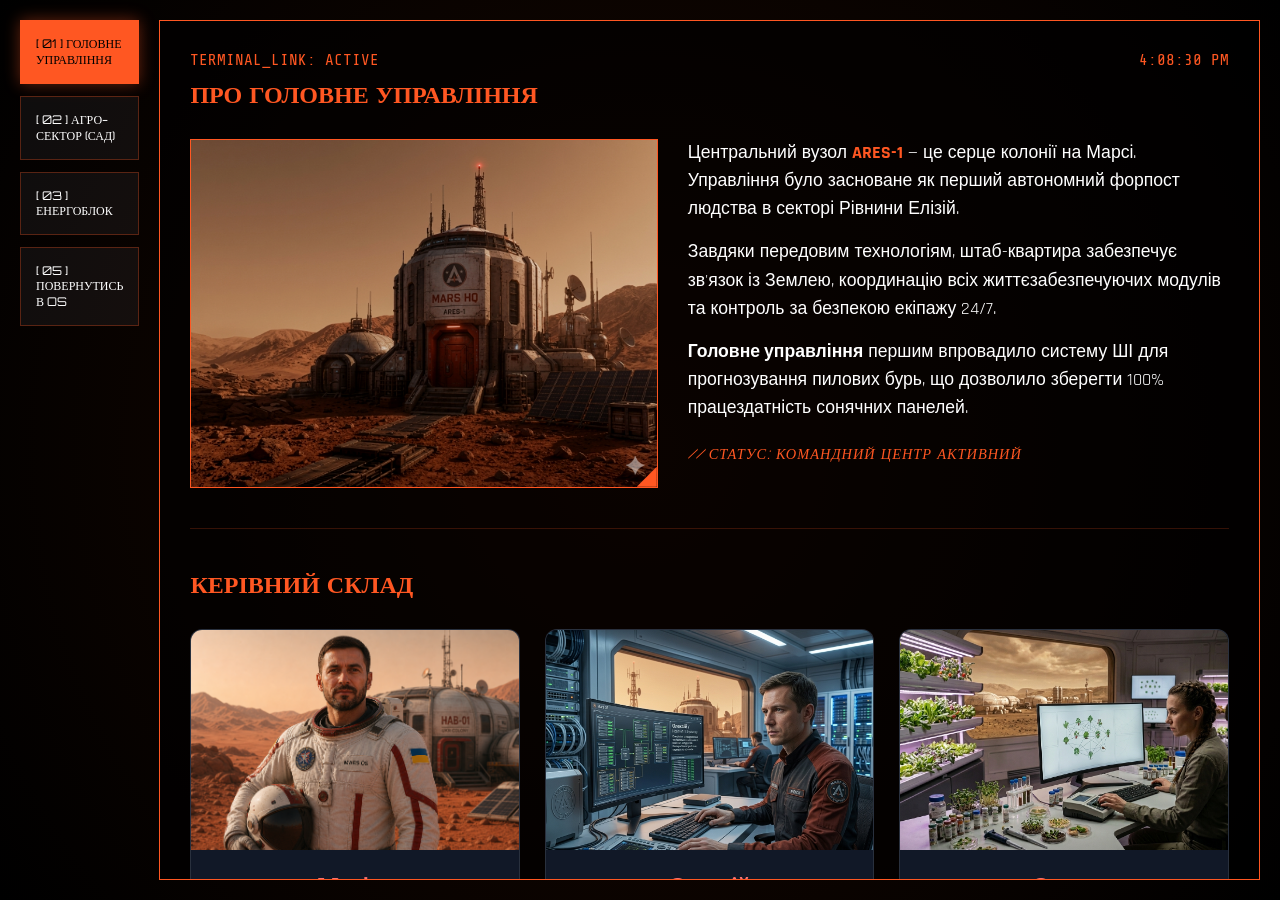
<file: colony.html>
<!DOCTYPE html>
<html lang="uk">
<head>
    <meta charset="UTF-8">
    <meta name="viewport" content="width=device-width, initial-scale=1.0">
    <title>Mars OS - Colony Management</title>
    <!-- підключення шрифтів -->
    <link href="https://fonts.googleapis.com/css2?family=Orbitron:wght@400;700&family=Rajdhani:wght@300;600&family=Share+Tech+Mono&display=swap" rel="stylesheet">
    <!-- Підключаю свої стилі для сторінки колонії -->
    <link rel="stylesheet" href="колонія_код/style_colony.css">
</head>
<body>

    <!-- Блоки для фону: сама картинка Марса і зверху ефект ліній монітора -->
    <div id="mars-bg"></div>
    <div class="scanlines"></div>

    <div class="main-layout">
        <!-- Бокове меню з кнопками перемикання розділів -->
        <nav>
            <button class="nav-btn active" onclick="updateDisplay('main', this)">[ 01 ] ГОЛОВНЕ УПРАВЛІННЯ</button>
            <button class="nav-btn" onclick="updateDisplay('garden', this)">[ 02 ] АГРО-СЕКТОР (САД)</button>
            <button class="nav-btn" onclick="updateDisplay('reactor', this)">[ 03 ] ЕНЕРГОБЛОК</button>
            <!-- Кнопка, щоб вийти назад на головну сторінку системи -->
            <button class="nav-btn" onclick="window.location.href='index.html'">[ 05 ] ПОВЕРНУТИСЬ В OS</button>
        </nav>

        <!-- Основне вікно терміналу -->
        <main class="terminal">
            <!-- Шапка терміналу: статус зв'язку та годинник для краси -->
            <div class="terminal-header" style="display: flex; justify-content: space-between; font-family: 'Share Tech Mono'; color: var(--accent); margin-bottom: 10px;">
                <span>TERMINAL_LINK: ACTIVE</span>
                <span id="live-time">00:00:00</span>
            </div>

            <!-- Сюди JS буде вставляти контент залежно від обраної кнопки -->
            <div id="display-box">
                <!-- Контент завантажиться через colony.js -->
            </div>
        </main>
    </div>

    <!-- Звуковий ефект кліку, який спрацьовує при натисканні кнопок -->
    <audio id="click-sfx" src="загальна_озвучка/click-effect.mp3"></audio>

    <!-- Мій основний скрипт, який керує всією логікою колонії -->
    <script src="колонія_код/code_colony.js"></script>
</body>
</html>
</file>
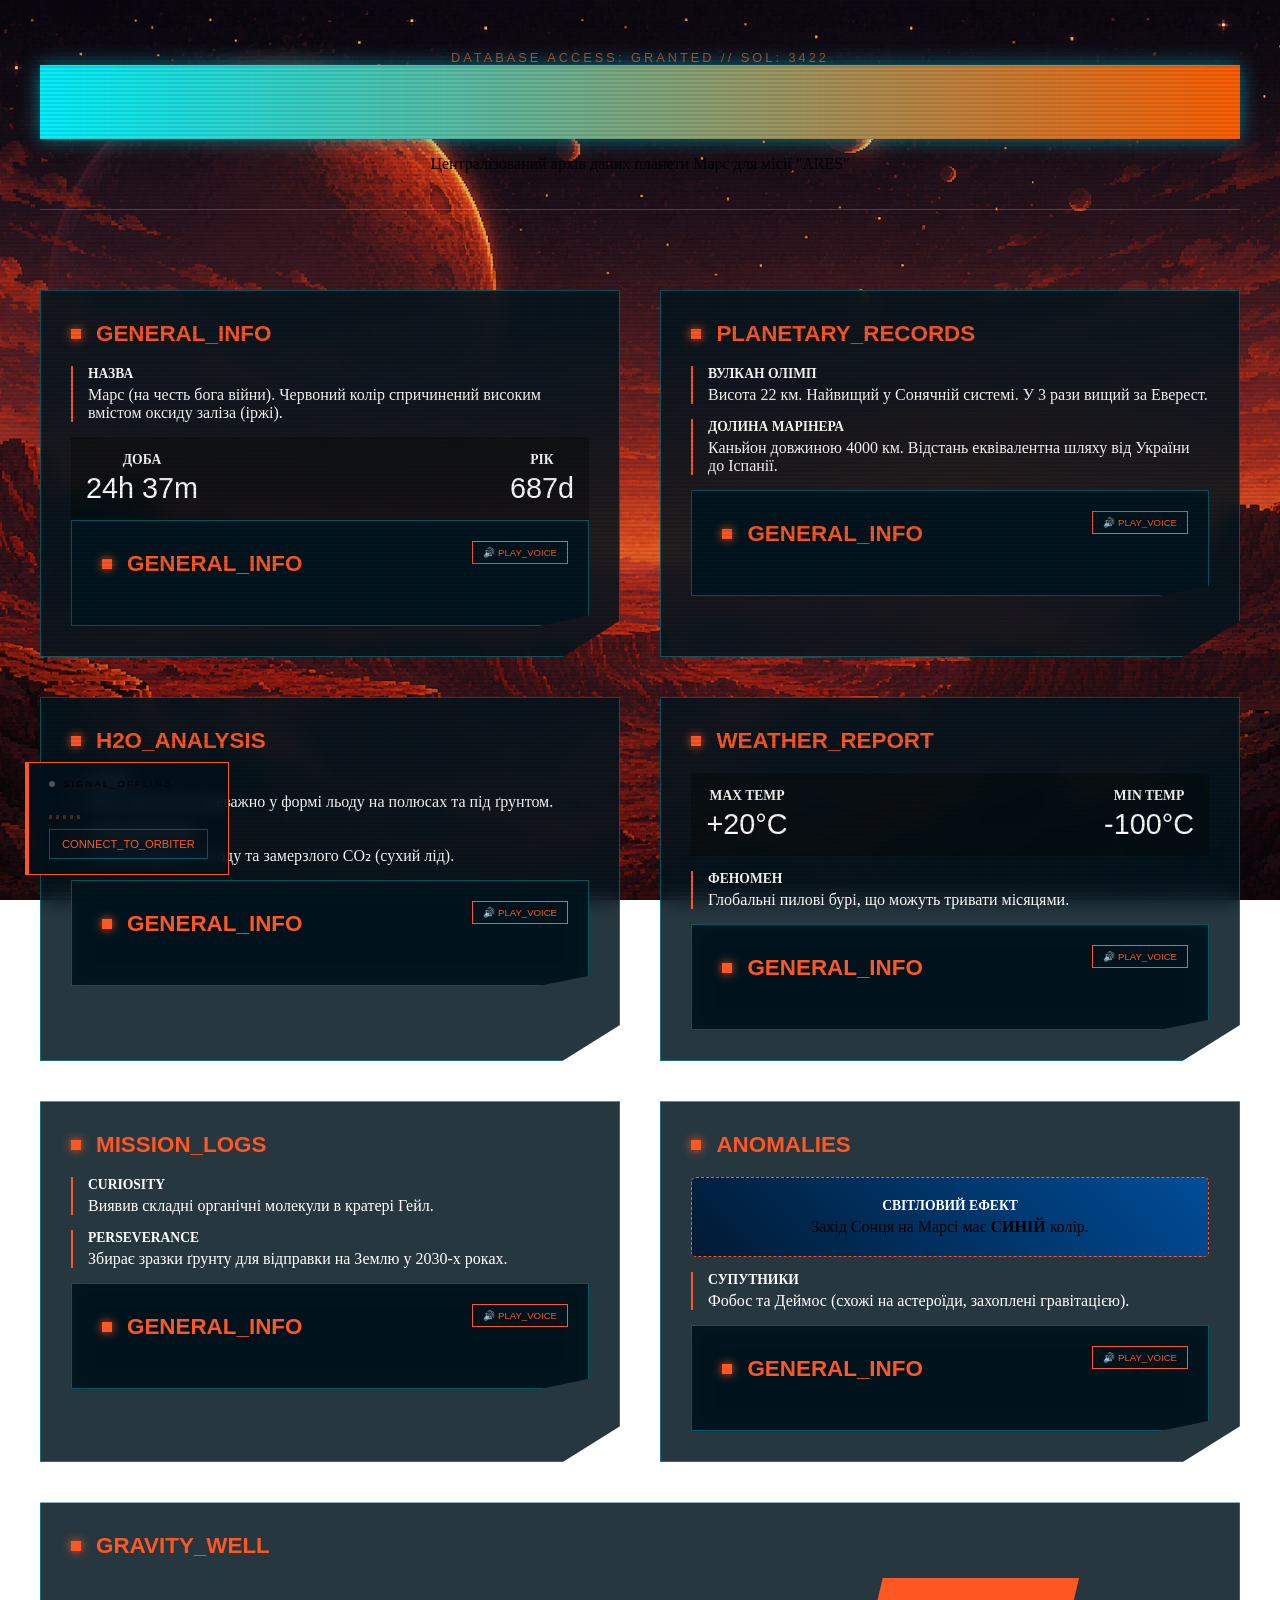
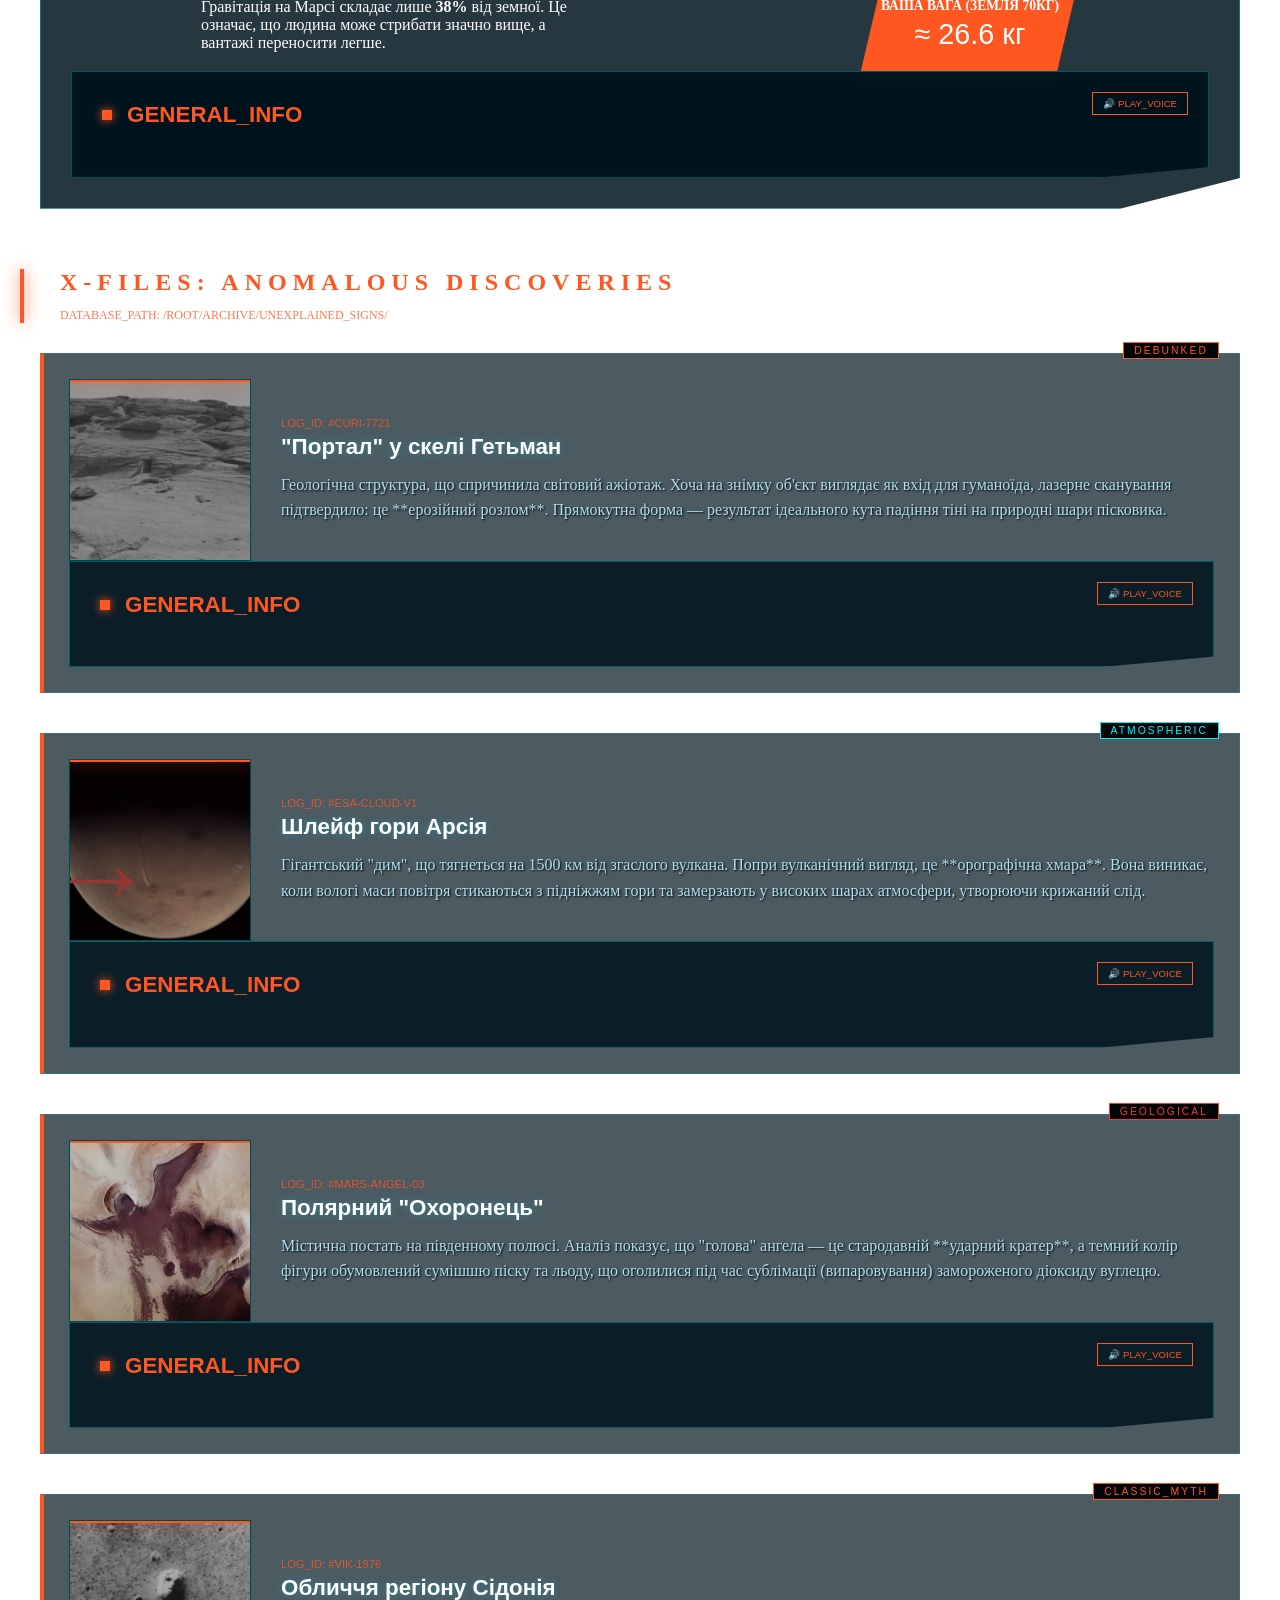
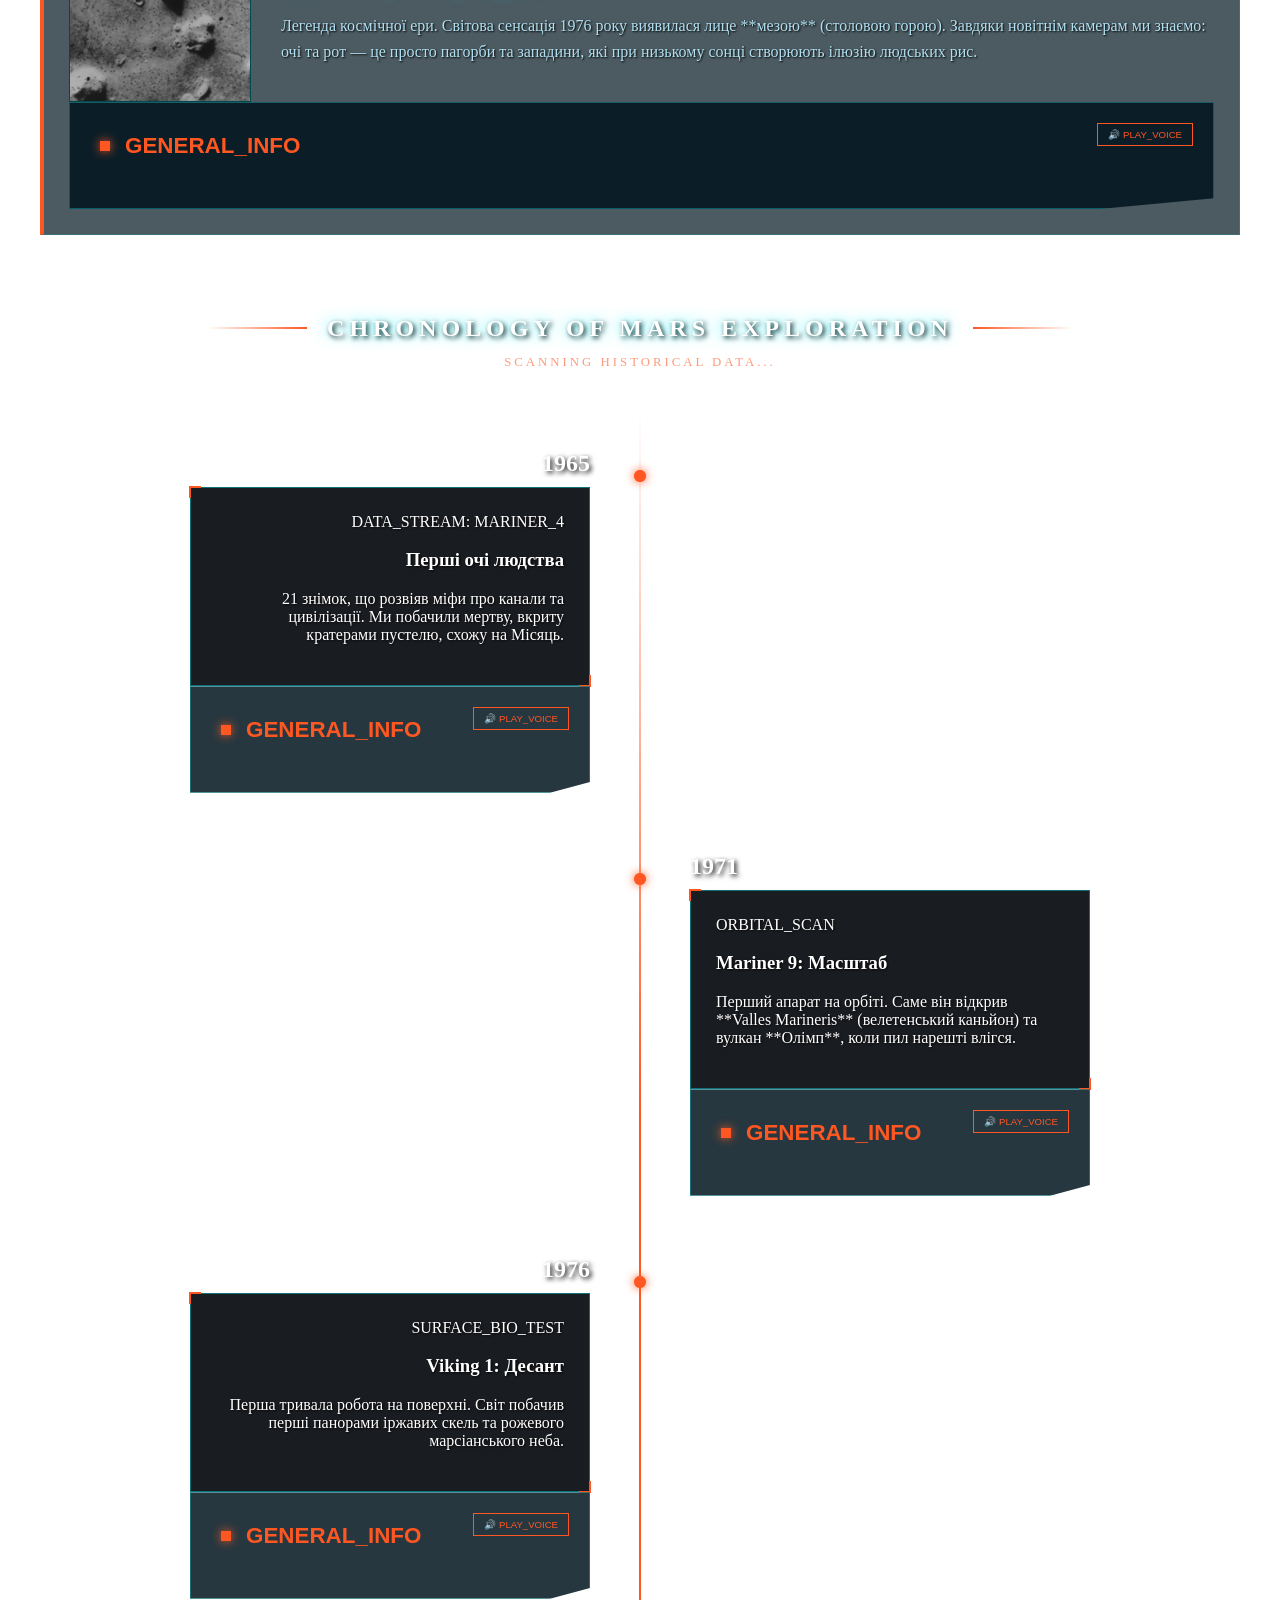
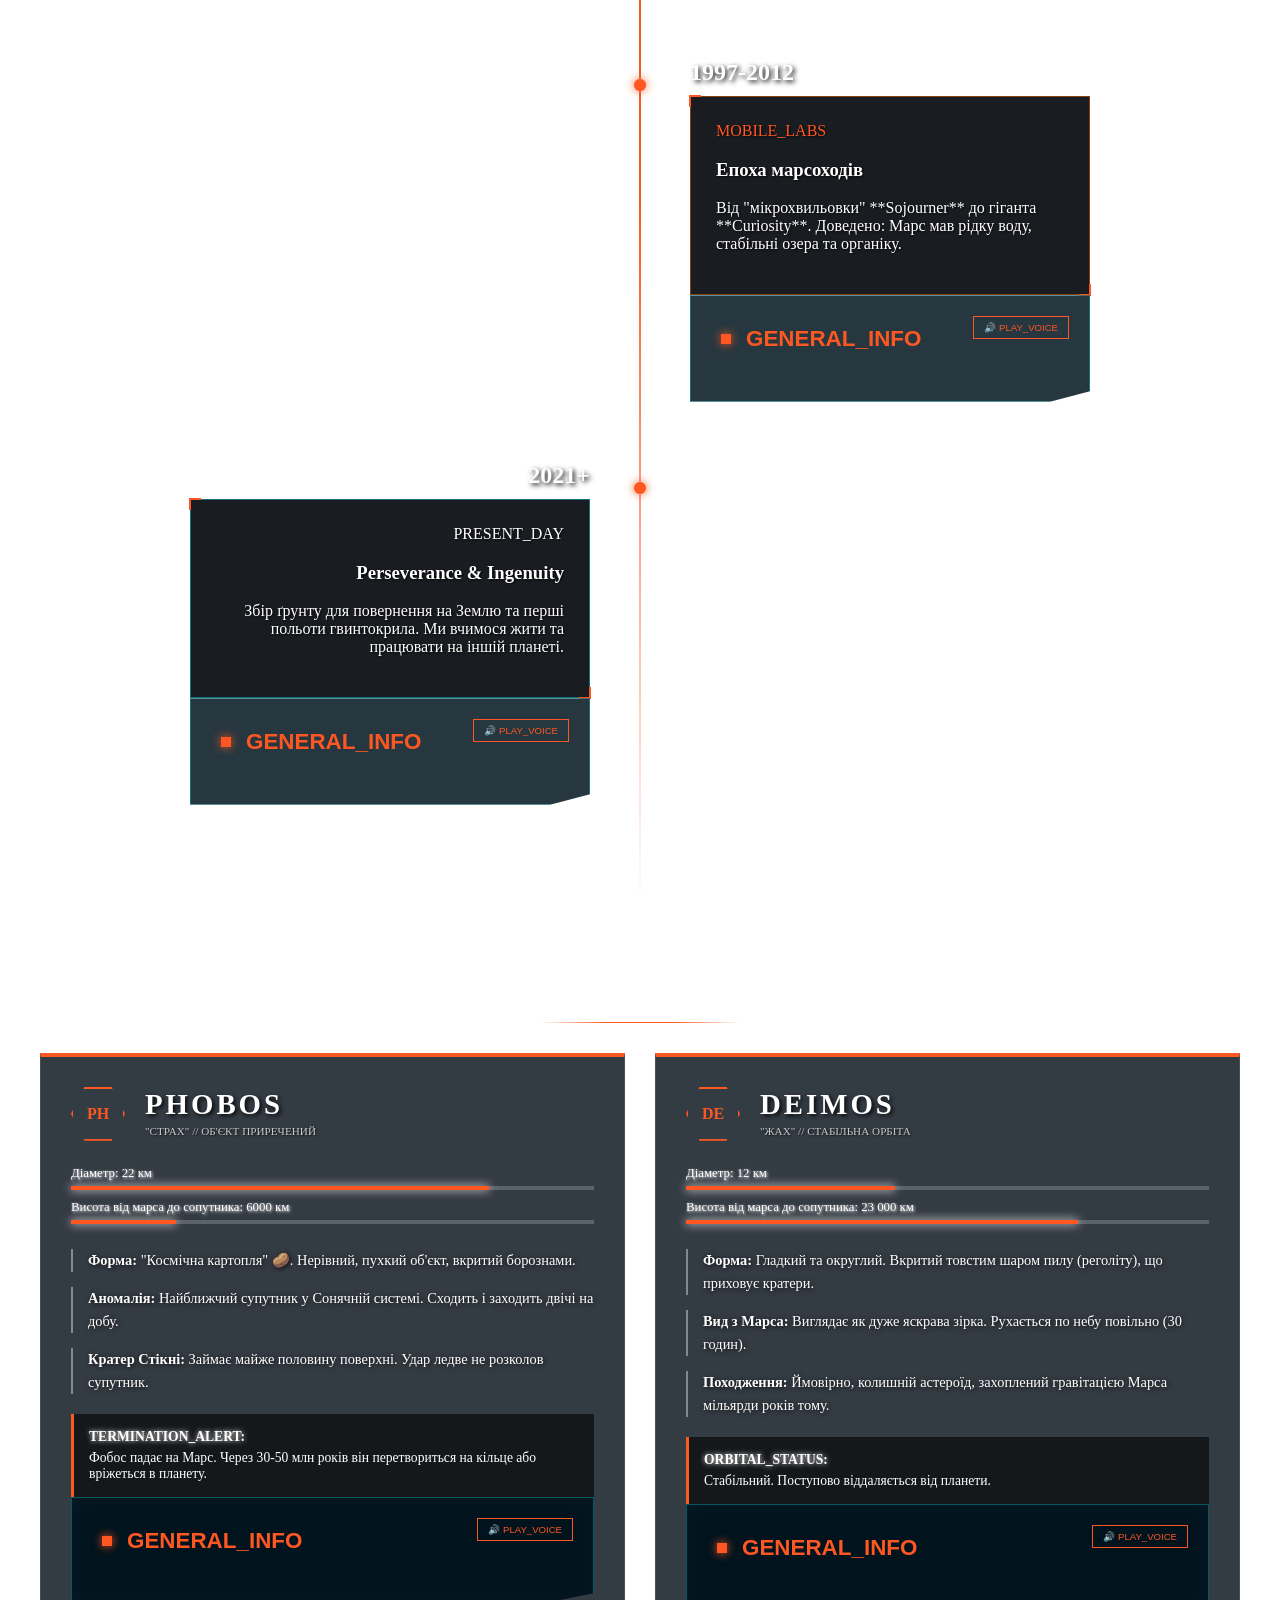
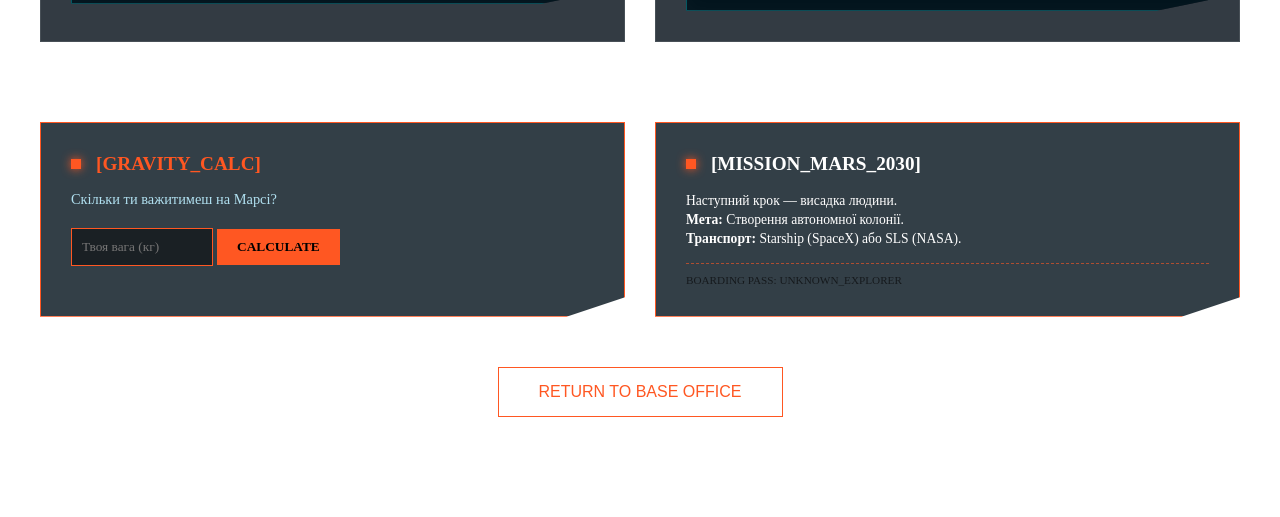
<file: mars.html>
<!DOCTYPE html>
<html lang="uk">
<head>
    <meta charset="UTF-8">
    <title>MARS ARCHIVE v2.0 - JUDGE EDITION</title>
    <!-- Підключаю свої стилі з окремої папки -->
    <link rel="stylesheet" href="код_архіву_даних/style_arhiv.css">
</head>
<body>
    <!-- Декоративна лінія, що їздить по екрану -->
    <div class="scanner-line"></div>
    
    <div class="container">
        <header>
            <div class="archive-id">DATABASE ACCESS: GRANTED // SOL: 3422</div>
            <h1>MARS ARCHIVE</h1>
            <p>Централізований архів даних планети Марс для місії "ARES"</p>
        </header>

        <div class="info-grid">           
            <!-- Секція з базовими фактами про Марс -->
            <div class="section-box">
                <h2>GENERAL_INFO</h2>
                <div class="data-list">
                    <div class="data-item">
                        <span class="label">Назва</span>
                        Марс (на честь бога війни). Червоний колір спричинений високим вмістом оксиду заліза (іржі).
                    </div>
                    <!-- Блок з порівнянням часу -->
                    <div class="stat-flex">
                        <div class="stat-val">
                            <span class="label">ДОБА</span>
                            <big>24h 37m</big>
                        </div>
                        <div class="stat-val">
                            <span class="label">РІК</span>
                            <big>687d</big>
                        </div>
                    </div>
                </div>
                <!-- Кнопка озвучки для цього блоку -->
                <div class="section-box">
                    <button class="read-btn" onclick="playAudio('вікіпедія_озвучка/1_x.mp3', this)">🔊 PLAY_VOICE</button>
                    <h2>GENERAL_INFO</h2>
                </div>
            </div>

            <!-- Рекорди планети (вулкани та каньйони) -->
            <div class="section-box">
                <h2>PLANETARY_RECORDS</h2>
                <div class="data-list">
                    <div class="data-item">
                        <span class="label">Вулкан Олімп</span>
                        Висота 22 км. Найвищий у Сонячній системі. У 3 рази вищий за Еверест.
                    </div>
                    <div class="data-item">
                        <span class="label">Долина Марінера</span>
                        Каньйон довжиною 4000 км. Відстань еквівалентна шляху від України до Іспанії.
                    </div>
                </div>
                <div class="section-box">
                    <button class="read-btn" onclick="playAudio('вікіпедія_озвучка/6_x.mp3', this)">🔊 PLAY_VOICE</button>
                    <h2>GENERAL_INFO</h2>
                </div>
            </div>

            <!-- Дані про воду та льодовики -->
            <div class="section-box">
                <h2>H2O_ANALYSIS</h2>
                <div class="data-list">
                    <div class="data-item">
                        <span class="label">Стан</span>
                        Вода присутня переважно у формі льоду на полюсах та під ґрунтом.
                    </div>
                    <div class="data-item">
                        <span class="label">Склад шапок</span>
                        Суміш водяного льоду та замерзлого CO₂ (сухий лід).
                    </div>
                </div>
                <div class="section-box">
                    <button class="read-btn" onclick="playAudio('вікіпедія_озвучка/2_x.mp3', this)">🔊 PLAY_VOICE</button>
                    <h2>GENERAL_INFO</h2>
                </div>
            </div>

            <!-- Блок з погодою (температурні максимуми та мінімуми) -->
            <div class="section-box">
                <h2>WEATHER_REPORT</h2>
                <div class="stat-flex">
                    <div class="stat-val" style="color: #ffcc00;">
                        <span class="label">MAX TEMP</span>
                        <big>+20°C</big>
                    </div>
                    <div class="stat-val" style="color: #00f2ff;">
                        <span class="label">MIN TEMP</span>
                        <big>-100°C</big>
                    </div>
                </div>
                <div class="data-item" style="margin-top:15px;">
                    <span class="label">Феномен</span>
                    Глобальні пилові бурі, що можуть тривати місяцями.
                </div>
                <div class="section-box">
                    <button class="read-btn" onclick="playAudio('вікіпедія_озвучка/3_x.mp3', this)">🔊 PLAY_VOICE</button>
                    <h2>GENERAL_INFO</h2>
                </div>
            </div>

            <!-- Інфо про відомі марсоходи -->
            <div class="section-box">
                <h2>MISSION_LOGS</h2>
                <div class="data-list">
                    <div class="data-item">
                        <span class="label">Curiosity</span>
                        Виявив складні органічні молекули в кратері Гейл.
                    </div>
                    <div class="data-item">
                        <span class="label">Perseverance</span>
                        Збирає зразки ґрунту для відправки на Землю у 2030-х роках.
                    </div>
                </div>
                <div class="section-box">
                    <button class="read-btn" onclick="playAudio('вікіпедія_озвучка/4_x.mp3', this)">🔊 PLAY_VOICE</button>
                    <h2>GENERAL_INFO</h2>
                </div>
            </div>

            <!-- Цікаві факти та супутники -->
            <div class="section-box">
                <h2>ANOMALIES</h2>
                <div class="sunset-box">
                    <span class="label">СВІТЛОВИЙ ЕФЕКТ</span>
                    Захід Сонця на Марсі має <strong>СИНІЙ</strong> колір.
                </div>
                <div class="data-item" style="margin-top:15px;">
                    <span class="label">Супутники</span>
                    Фобос та Деймос (схожі на астероїди, захоплені гравітацією).
                </div>
                <div class="section-box">
                    <button class="read-btn" onclick="playAudio('вікіпедія_озвучка/5_x.mp3', this)">🔊 PLAY_VOICE</button>
                    <h2>GENERAL_INFO</h2>
                </div>
            </div>

            <!-- Блок про гравітацію (на всю ширину) -->
            <div class="section-box" style="grid-column: span 2;">
                <h2>GRAVITY_WELL</h2>
                <div style="display:flex; align-items:center; justify-content: space-around;">
                    <p style="max-width: 400px; color: white;">Гравітація на Марсі складає лише <strong>38%</strong> від земної. Це означає, що людина може стрибати значно вище, а вантажі переносити легше.</p>
                    <div class="stat-val" style="background: var(--neon-orange); padding: 20px; color: rgb(255, 255, 255); clip-path: polygon(10% 0, 100% 0, 90% 100%, 0 100%);">
                        <span class="label" style="color: rgb(255, 255, 255);">Ваша вага (Земля 70кг)</span>
                        <big>≈ 26.6 кг</big>
                    </div>
                </div>
                <div class="section-box">
                    <button class="read-btn" onclick="playAudio('вікіпедія_озвучка/18_x.mp3', this)">🔊 PLAY_VOICE</button>
                    <h2>GENERAL_INFO</h2>
                </div>
            </div>
        </div>

        <!-- РОЗДІЛ "X-FILES" (Аномалії) -->
        <div style="grid-column: span 2; margin: 60px 0 30px 0; position: relative;">
            <div style="position: absolute; left: -20px; top: 0; bottom: 0; width: 4px; background: var(--neon-orange); box-shadow: 0 0 15px var(--neon-orange);"></div>
            <h2 style="font-family: 'Orbitron'; color: var(--neon-orange); letter-spacing: 6px; margin: 0 0 5px 20px; text-transform: uppercase;">
                X-FILES: Anomalous Discoveries
            </h2>
            <p style="color: var(--neon-blue); opacity: 0.8; font-family: 'Orbitron'; font-size: 0.75rem; margin-left: 20px;">
                DATABASE_PATH: /ROOT/ARCHIVE/UNEXPLAINED_SIGNS/
            </p>
        </div>

        <!-- Картка аномалії: Двері -->
        <div class="anomaly-file">
            <div class="file-status">DEBUNKED</div>
            <div class="anomaly-body">
                <div class="anomaly-image">
                    <img src="вікіпедія_озвучка/двері.webp" alt="Двері">
                    <div class="scan-bar"></div>
                </div>
                <div class="anomaly-content">
                    <span class="file-id">LOG_ID: #CURI-7721</span>
                    <h3>"Портал" у скелі Гетьман</h3>
                    <p>Геологічна структура, що спричинила світовий ажіотаж. Хоча на знімку об'єкт виглядає як вхід для гуманоїда, лазерне сканування підтвердило: це **ерозійний розлом**. Прямокутна форма — результат ідеального кута падіння тіні на природні шари пісковика.</p>
                </div>
            </div>
            <div class="section-box">
                <button class="read-btn" onclick="playAudio('вікіпедія_озвучка/7_x.mp3', this)">🔊 PLAY_VOICE</button>
                <h2>GENERAL_INFO</h2>
            </div>
        </div>

        <!-- Картка аномалії: Дим -->
        <div class="anomaly-file">
            <div class="file-status" style="border-color: #00f2ff; color: #00f2ff;">ATMOSPHERIC</div>
            <div class="anomaly-body">
                <div class="anomaly-image">
                    <img src="вікіпедія_озвучка/дим.webp" alt="Дим">
                    <div class="scan-bar"></div>
                </div>
                <div class="anomaly-content">
                    <span class="file-id">LOG_ID: #ESA-CLOUD-V1</span>
                    <h3>Шлейф гори Арсія</h3>
                    <p>Гігантський "дим", що тягнеться на 1500 км від згаслого вулкана. Попри вулканічний вигляд, це **орографічна хмара**. Вона виникає, коли вологі маси повітря стикаються з підніжжям гори та замерзають у високих шарах атмосфери, утворюючи крижаний слід.</p>
                </div>
            </div>
            <div class="section-box">
                <button class="read-btn" onclick="playAudio('вікіпедія_озвучка/8_x.mp3', this)">🔊 PLAY_VOICE</button>
                <h2>GENERAL_INFO</h2>
            </div>
        </div>

        <!-- Картка аномалії: Ангел -->
        <div class="anomaly-file">
            <div class="file-status" style="border-color: #ff3333; color: #ff3333;">GEOLOGICAL</div>
            <div class="anomaly-body">
                <div class="anomaly-image">
                    <img src="вікіпедія_озвучка/ангел.webp" alt="Ангел">
                    <div class="scan-bar"></div>
                </div>
                <div class="anomaly-content">
                    <span class="file-id">LOG_ID: #MARS-ANGEL-03</span>
                    <h3>Полярний "Охоронець"</h3>
                    <p>Містична постать на південному полюсі. Аналіз показує, що "голова" ангела — це стародавній **ударний кратер**, а темний колір фігури обумовлений сумішшю піску та льоду, що оголилися під час сублімації (випаровування) замороженого діоксиду вуглецю.</p>
                </div>
            </div>
            <div class="section-box">
                <button class="read-btn" onclick="playAudio('вікіпедія_озвучка/9_x.mp3', this)">🔊 PLAY_VOICE</button>
                <h2>GENERAL_INFO</h2>
            </div>
        </div>

        <!-- Картка аномалії: Обличчя -->
        <div class="anomaly-file">
            <div class="file-status">CLASSIC_MYTH</div>
            <div class="anomaly-body">
                <div class="anomaly-image">
                    <img src="вікіпедія_озвучка/леце.webp" alt="Обличчя">
                    <div class="scan-bar"></div>
                </div>
                <div class="anomaly-content">
                    <span class="file-id">LOG_ID: #VIK-1976</span>
                    <h3>Обличчя регіону Сідонія</h3>
                    <p>Легенда космічної ери. Світова сенсація 1976 року виявилася лице **мезою** (столовою горою). Завдяки новітнім камерам ми знаємо: очі та рот — це просто пагорби та западини, які при низькому сонці створюють ілюзію людських рис.</p>
                </div>
            </div>
            <div class="section-box">
                <button class="read-btn" onclick="playAudio('вікіпедія_озвучка/10_x.mp3', this)">🔊 PLAY_VOICE</button>
                <h2>GENERAL_INFO</h2>
            </div>
        </div>

        <!-- ХРОНОЛОГІЯ ДОСЛІДЖЕНЬ -->
        <div style="grid-column: span 2; margin: 80px 0 40px 0; text-align: center;">
            <div class="mission-header">
                <span class="header-line"></span>
                <h2>CHRONOLOGY OF MARS EXPLORATION</h2>
                <span class="header-line"></span>
            </div>
            <p style="color: var(--neon-blue); font-family: 'Orbitron'; font-size: 0.8rem; letter-spacing: 3px; opacity: 0.6;">SCANNING HISTORICAL DATA...</p>
        </div>

        <!-- Таймлайн з важливими роками -->
        <div class="timeline-container">   
            <div class="timeline-item">
                <div class="timeline-dot"><div class="pulse"></div></div>
                <div class="timeline-date">1965</div>
                <div class="timeline-content">
                    <div class="corner top-left"></div>
                    <div class="corner bottom-right"></div>
                    <span class="mission-tag">DATA_STREAM: MARINER_4</span>
                    <h3>Перші очі людства</h3>
                    <p>21 знімок, що розвіяв міфи про канали та цивілізації. Ми побачили мертву, вкриту кратерами пустелю, схожу на Місяць.</p>
                </div>
                <div class="section-box">
                    <button class="read-btn" onclick="playAudio('вікіпедія_озвучка/11_x.mp3', this)">🔊 PLAY_VOICE</button>
                    <h2>GENERAL_INFO</h2>
                </div>
            </div>

            <div class="timeline-item">
                <div class="timeline-dot"><div class="pulse"></div></div>
                <div class="timeline-date">1971</div>
                <div class="timeline-content">
                    <div class="corner top-left"></div>
                    <div class="corner bottom-right"></div>
                    <span class="mission-tag">ORBITAL_SCAN</span>
                    <h3>Mariner 9: Масштаб</h3>
                    <p>Перший апарат на орбіті. Саме він відкрив **Valles Marineris** (велетенський каньйон) та вулкан **Олімп**, коли пил нарешті влігся.</p>
                </div>
                <div class="section-box">
                    <button class="read-btn" onclick="playAudio('вікіпедія_озвучка/12_x.mp3', this)">🔊 PLAY_VOICE</button>
                    <h2>GENERAL_INFO</h2>
                </div>
            </div>

            <div class="timeline-item">
                <div class="timeline-dot"><div class="pulse"></div></div>
                <div class="timeline-date">1976</div>
                <div class="timeline-content">
                    <div class="corner top-left"></div>
                    <div class="corner bottom-right"></div>
                    <span class="mission-tag">SURFACE_BIO_TEST</span>
                    <h3>Viking 1: Десант</h3>
                    <p>Перша тривала робота на поверхні. Світ побачив перші панорами іржавих скель та рожевого марсіанського неба.</p>
                </div>
                <div class="section-box">
                    <button class="read-btn" onclick="playAudio('вікіпедія_озвучка/13_x.mp3', this)">🔊 PLAY_VOICE</button>
                    <h2>GENERAL_INFO</h2>
                </div>
            </div>

            <!-- Акцент на сучасному періоді -->
            <div class="timeline-item highlight">
                <div class="timeline-dot orange"><div class="pulse"></div></div>
                <div class="timeline-date">1997-2012</div>
                <div class="timeline-content orange-border">
                    <div class="corner top-left orange"></div>
                    <div class="corner bottom-right orange"></div>
                    <span class="mission-tag" style="color: var(--neon-orange);">MOBILE_LABS</span>
                    <h3>Епоха марсоходів</h3>
                    <p>Від "мікрохвильовки" **Sojourner** до гіганта **Curiosity**. Доведено: Марс мав рідку воду, стабільні озера та органіку.</p>
                </div>
                <div class="section-box">
                    <button class="read-btn" onclick="playAudio('вікіпедія_озвучка/14_x.mp3', this)">🔊 PLAY_VOICE</button>
                    <h2>GENERAL_INFO</h2>
                </div>
            </div>

            <div class="timeline-item">
                <div class="timeline-dot"><div class="pulse"></div></div>
                <div class="timeline-date">2021+</div>
                <div class="timeline-content">
                    <div class="corner top-left"></div>
                    <div class="corner bottom-right"></div>
                    <span class="mission-tag">PRESENT_DAY</span>
                    <h3>Perseverance & Ingenuity</h3>
                    <p>Збір ґрунту для повернення на Землю та перші польоти гвинтокрила. Ми вчимося жити та працювати на іншій планеті.</p>
                </div>
                <div class="section-box">
                    <button class="read-btn" onclick="playAudio('вікіпедія_озвучка/15_x.mp3', this)">🔊 PLAY_VOICE</button>
                    <h2>GENERAL_INFO</h2>
                </div>
            </div>
        </div>

        <!-- РОЗДІЛ ПРО СУПУТНИКИ -->
        <div style="grid-column: span 2; margin: 80px 0 30px 0; text-align: center;">
            <h2 style="font-family: 'Orbitron'; color: white; letter-spacing: 8px; text-transform: uppercase; margin-bottom: 10px;">
                NATURAL_SATELLITES_SCAN
            </h2>
            <div style="width: 200px; height: 1px; background: linear-gradient(to right, transparent, var(--neon-orange), var(--neon-blue), transparent); margin: 0 auto;"></div>
        </div>

        <!-- Сітка для Фобоса та Деймоса -->
        <div class="satellites-grid">  
            <!-- Картка Фобоса -->
            <div class="sat-card phobos">
                <div class="sat-header">
                    <div class="sat-icon">PH</div>
                    <div class="sat-title">
                        <h3>PHOBOS</h3>
                        <span>"Страх" // Об'єкт приречений</span>
                    </div>
                </div>      
                <div class="sat-stats">
                    <div class="stat-row">
                        <span>Діаметр: 22 км</span>
                        <div class="stat-bar"><div style="width: 80%; background: var(--neon-orange);"></div></div>
                    </div>
                    <div class="stat-row">
                        <span>Висота від марса до сопутника: 6000 км</span>
                        <div class="stat-bar"><div style="width: 20%; background: var(--neon-orange);"></div></div>
                    </div>
                </div>
                <div class="sat-info">
                    <p><strong>Форма:</strong> "Космічна картопля" 🥔. Нерівний, пухкий об'єкт, вкритий борознами.</p>
                    <p><strong>Аномалія:</strong> Найближчий супутник у Сонячній системі. Сходить і заходить двічі на добу.</p>
                    <p><strong>Кратер Стікні:</strong> Займає майже половину поверхні. Удар ледве не розколов супутник.</p>
                </div>
                <div class="danger-zone">
                    <span>TERMINATION_ALERT:</span>
                    Фобос падає на Марс. Через 30-50 млн років він перетвориться на кільце або вріжеться в планету.
                </div>
                <div class="section-box">
                    <button class="read-btn" onclick="playAudio('вікіпедія_озвучка/16_x.mp3', this)">🔊 PLAY_VOICE</button>
                    <h2>GENERAL_INFO</h2>
                </div>
            </div>

            <!-- Картка Деймоса -->
            <div class="sat-card deimos">
                <div class="sat-header">
                    <div class="sat-icon">DE</div>
                    <div class="sat-title">
                        <h3>DEIMOS</h3>
                        <span>"Жах" // Стабільна орбіта</span>
                    </div>
                </div>
                <div class="sat-stats">
                    <div class="stat-row">
                        <span>Діаметр: 12 км</span>
                        <div class="stat-bar"><div style="width: 40%; background: var(--neon-blue);"></div></div>
                    </div>
                    <div class="stat-row">
                        <span>Висота від марса до сопутника: 23 000 км</span>
                        <div class="stat-bar"><div style="width: 75%; background: var(--neon-blue);"></div></div>
                    </div>
                </div>
                <div class="sat-info">
                    <p><strong>Форма:</strong> Гладкий та округлий. Вкритий товстим шаром пилу (реголіту), що приховує кратери.</p>
                    <p><strong>Вид з Марса:</strong> Виглядає як дуже яскрава зірка. Рухається по небу повільно (30 годин).</p>
                    <p><strong>Походження:</strong> Ймовірно, колишній астероїд, захоплений гравітацією Марса мільярди років тому.</p>
                </div>
                <div class="safe-zone">
                    <span>ORBITAL_STATUS:</span>
                    Стабільний. Поступово віддаляється від планети.
                </div>
                <div class="section-box">
                    <button class="read-btn" onclick="playAudio('вікіпедія_озвучка/17_x.mp3', this)">🔊 PLAY_VOICE</button>
                    <h2>GENERAL_INFO</h2>
                </div>
            </div>
        </div>

        <!-- ІНТЕРАКТИВНІ ВІДЖЕТИ ТА МАЙБУТНЄ -->
        <div style="grid-column: span 2; margin-top: 80px; display: grid; grid-template-columns: 1fr 1fr; gap: 30px;">    
            <!-- Калькулятор ваги -->
            <div class="section-box future-card" style="border-color: var(--neon-blue);">
                <h2 style="font-family: 'Orbitron'; font-size: 1.2rem; color: var(--neon-blue);">[GRAVITY_CALC]</h2>
                <p style="font-size: 0.9rem; color: #b0e0f0;">Скільки ти важитимеш на Марсі?</p>       
                <div style="margin-top: 20px;">
                    <input type="number" id="earthWeight" placeholder="Твоя вага (кг)" 
                           style="background: rgba(0,0,0,0.5); border: 1px solid var(--neon-blue); color: white; padding: 10px; font-family: 'Orbitron'; width: 120px;">
                    <button onclick="calcWeight()" 
                            style="background: var(--neon-blue); border: none; color: black; padding: 10px 20px; font-family: 'Orbitron'; cursor: pointer; font-weight: bold; transition: 0.3s;">
                        CALCULATE
                    </button>
                </div>       
                <div id="marsResult" style="margin-top: 20px; font-family: 'Orbitron'; font-size: 1.5rem; color: var(--neon-orange); display: none;">
                    RESULT: <span id="weightValue">0</span> KG
                </div>
            </div>

            <!-- Плани на 2030-ті роки -->
            <div class="section-box future-card" style="border-color: var(--neon-orange); background: rgba(255, 95, 0, 0.05);">
                <h2 style="font-family: 'Orbitron'; font-size: 1.2rem; color: white;">[MISSION_MARS_2030]</h2>
                <p style="font-size: 0.85rem; line-height: 1.4; color: white;">
                    Наступний крок — висадка людини. <br>
                    <strong >Мета:</strong> Створення автономної колонії. <br>
                    <strong>Транспорт:</strong> Starship (SpaceX) або SLS (NASA).
                </p>
                <div style="margin-top: 15px; border-top: 1px dashed var(--neon-orange); padding-top: 10px; font-size: 0.7rem; font-family: 'Orbitron'; opacity: 0.6;">
                    BOARDING PASS: UNKNOWN_EXPLORER
                </div>
            </div>
        </div>

        <!-- МОДУЛЬ ДЛЯ ФОНОВОЇ МУЗИКИ -->
        <div id="mars-audio-module" class="audio-control-panel">
            <div class="audio-status">
                <span class="status-dot"></span>
                <span id="status-text">SIGNAL_OFFLINE</span>
            </div>  
            <div class="visualizer" id="audio-viz">
                <div class="bar"></div>
                <div class="bar"></div>
                <div class="bar"></div>
                <div class="bar"></div>
                <div class="bar"></div>
            </div>
            <button id="playPauseBtn" onclick="toggleMarsMusic()">
                CONNECT_TO_ORBITER
            </button>
            <!-- Саме аудіо, зациклене -->
            <audio id="marsOrbitAudio" loop>
                <source src="вікіпедія_озвучка/mars_sound.mp3" type="audio/mpeg">
                Ваш браузер не підтримує аудіо.
            </audio>
        </div>

        <!-- Кнопка повернення -->
        <a href="index.html" class="back-link">RETURN TO BASE OFFICE</a>
    </div>

    <!-- Мій скрипт для всієї логіки -->
    <script src="код_архіву_даних/cod_arhiv.js"></script>   
</body>
</html>
</file>
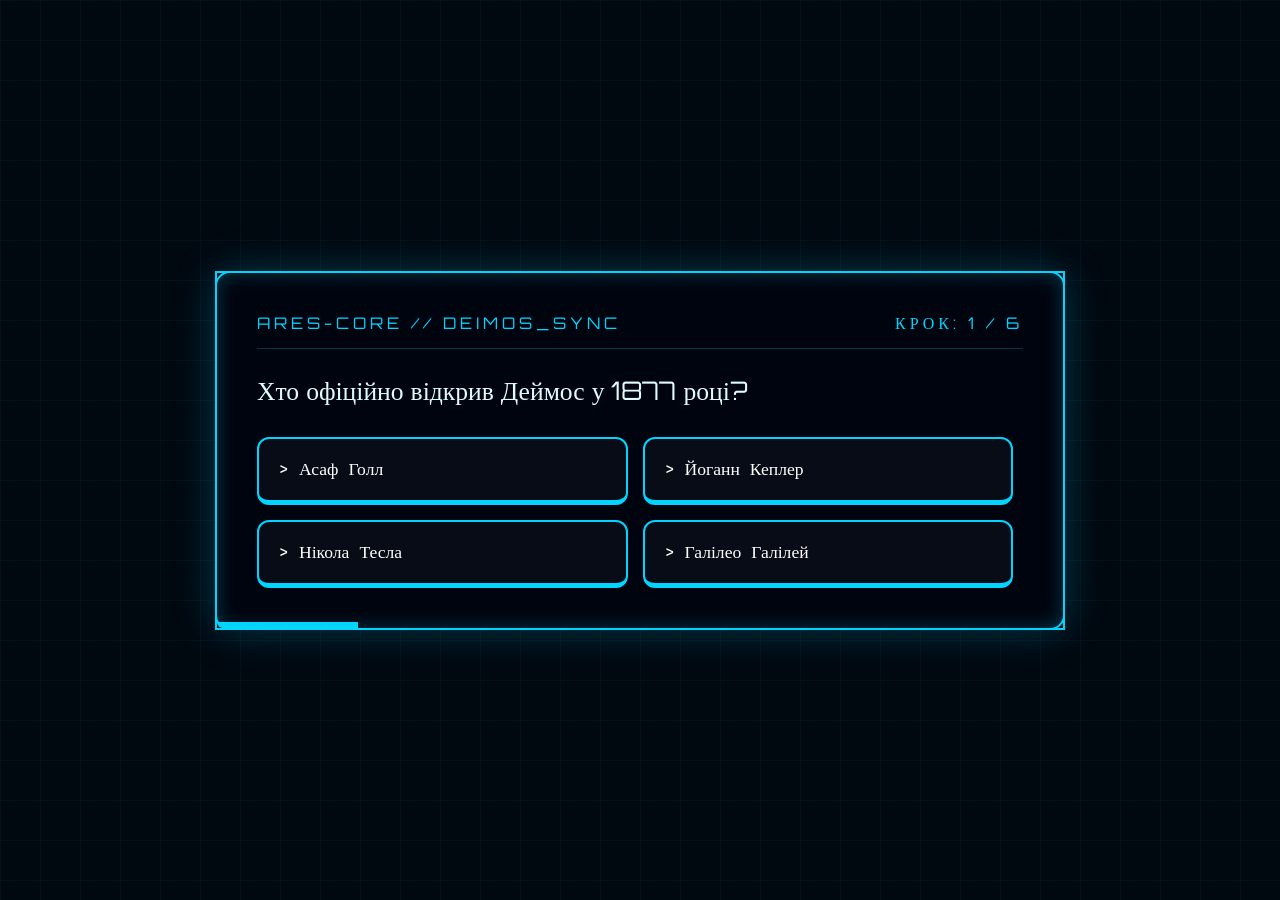
<file: quiz_deimos.html>
<!DOCTYPE html>
<html lang="uk">
<head>
    <meta charset="UTF-8">
    <meta name="viewport" content="width=device-width, initial-scale=1.0">
    <!-- Назва вкладки для місії на Деймос -->
    <title>DEIMOS Mission // ARES OS</title>
    <!-- Підтягнув ті ж шрифти, що і в основному інтерфейсі, для стилю -->
    <link href="https://fonts.googleapis.com/css2?family=Orbitron:wght@400;700&family=Rajdhani:wght@300;600&family=Share+Tech+Mono&display=swap" rel="stylesheet">
    <!-- Мій файл стилів саме для цього супутника -->
    <link rel="stylesheet" href="подорж_між_сопутниками_на_марс/style_deimos.css">
</head>
<body>

    <!-- Сітка на фоні для ефекту технологічності -->
    <div class="grid-bg"></div>

    <div class="quiz-container" id="main-card">
        <!-- Декоративні кути картки, які я малював у CSS -->
        <div class="corner tl"></div><div class="corner tr"></div>
        <div class="corner bl"></div><div class="corner br"></div>

        <!-- Шапка картки з назвою протоколу та лічильником кроків -->
        <header class="header">
            <span>ARES-CORE // DEIMOS_SYNC</span>
            <span id="counter">КРОК: 1 / 6</span>
        </header>

        <!-- Основне вікно квізу -->
        <div id="quiz-box">
            <!-- Сюди JS буде вставляти текст питання -->
            <div class="question-text" id="question">_</div>
            
            <!-- Тут будуть генеруватися кнопки з варіантами відповідей -->
            <div class="options-grid" id="options-container"></div>
            
            <!-- Панель з цікавим фактом, яка вилазить після відповіді -->
            <div class="fact-panel" id="fact-box">
                <span id="fact-label">[ ANALYSIS ]:</span>
                <p id="fact-text"></p>
            </div>

            <!-- Кнопка переходу далі, з'являється не відразу -->
            <button class="next-btn" id="next-button" onclick="handleNext()">Наступний сектор</button>
        </div>

        <!-- Смужка прогресу в самому низу картки -->
        <div id="progress-fill"></div>
    </div>

    <!-- Аудіо для озвучки фактів та звукових ефектів (правильно/помилка) -->
    <audio id="fact-player"></audio>
    <audio id="sfx-correct" src="загальна_озвучка/correct.mp3"></audio>
    <audio id="sfx-error" src="загальна_озвучка/error.mp3"></audio>

    <!-- Підключив логіку саме для Деймоса -->
    <script src="подорж_між_сопутниками_на_марс/code_deimos.js"></script>
</body>
</html>
</file>
<file: колонія_код/style_colony.css>
:root {
    /* Мої кольори: марсіанський рудий та темний космос */
    --accent: #ff5722;
    --glow: rgba(255, 87, 34, 0.4);
    --bg-dark: #0a0400;
    --card-bg: #111827; 
}

/* Скидаю все зайве, щоб блоки не розлазились */
* {
    margin: 0;
    padding: 0;
    box-sizing: border-box;
}

body {
    background: #000;
    color: white;
    font-family: 'Rajdhani', sans-serif; 
    height: 100vh;
    overflow: hidden; /* Скрол буде тільки всередині терміналу */
}

/* Фон для атмосфери */
#mars-bg {
    position: fixed;
    top: 0; left: 0; width: 100%; height: 100%;
    background: radial-gradient(circle at center, var(--bg-dark) 0%, #000 100%);
    z-index: -1;
}

/* Головна сітка: ліворуч кнопки, праворуч робоче вікно */
.main-layout {
    display: flex;
    height: 100vh;
    padding: 20px;
    gap: 20px;
}

/* Панель навігації */
nav {
    width: 280px;
    display: flex;
    flex-direction: column;
    gap: 12px;
}

.nav-btn {
    background: rgba(255, 255, 255, 0.05);
    border: 1px solid rgba(255, 87, 34, 0.3);
    color: #fff;
    padding: 15px;
    font-family: 'Orbitron';
    text-align: left;
    cursor: pointer;
    transition: 0.3s;
    text-transform: uppercase;
    font-size: 0.75rem;
}

/* Підсвітка кнопок */
.nav-btn.active, .nav-btn:hover {
    background: var(--accent);
    color: #000;
    box-shadow: 0 0 15px var(--glow);
}

/* Вікно терміналу з контентом */
.terminal {
    flex-grow: 1;
    background: rgba(0, 0, 0, 0.6);
    border: 1px solid var(--accent);
    padding: 30px;
    overflow-y: auto;
    position: relative;
}

.terminal-title {
    font-family: 'Orbitron';
    color: var(--accent);
    margin-bottom: 30px;
    font-size: 1.5rem;
    text-transform: uppercase;
}

/* Контейнер для карток екіпажу */
.team-wrapper {
    display: grid;
    grid-template-columns: repeat(auto-fit, minmax(300px, 1fr));
    gap: 25px;
}

/* Сама картка - тут поправив внутрішні відступи */
.team-item {
    background: var(--card-bg);
    border-radius: 12px; 
    border: 1px solid rgba(255, 255, 255, 0.1);
    overflow: hidden; /* Щоб картинка не вилазила за радіус кутів */
    transition: transform 0.3s ease, border-color 0.3s;
    display: flex;
    flex-direction: column;
    padding: 0; /* Прибрав паддінг тут, щоб фото прилягало до країв */
}

.team-item:hover {
    transform: translateY(-5px);
    border-color: var(--accent);
}

/* Налаштування фото - тепер воно чітко в межах верхньої частини картки */
.team-item img {
    width: 100%;
    height: 220px; /* Фіксована висота, щоб всі були однакові */
    object-fit: cover; /* Заповнює площу без спотворень */
    object-position: top; /* Тримаємо обличчя в кадрі */
    display: block;
}

/* Текстовий блок всередині картки - паддінг тепер тут */
.team-content {
    padding: 20px;
    text-align: center;
}

.team-item h3 {
    font-family: 'Orbitron';
    color: #f87171; 
    font-size: 1.4rem;
    margin-bottom: 5px;
}

.team-item .role {
    color: #fbbf24; 
    text-transform: uppercase;
    font-size: 0.8rem;
    font-weight: bold;
    letter-spacing: 1px;
    margin-bottom: 15px;
    display: block;
}

.team-item p {
    color: #9ca3af; 
    font-size: 0.9rem;
    line-height: 1.6;
}

/* Нижні блоки зі статистикою */
.section-stats {
    margin-top: 40px;
    display: grid;
    grid-template-columns: repeat(2, 1fr);
    gap: 15px;
}

.stat-block {
    background: rgba(255, 255, 255, 0.03);
    padding: 15px;
    border-left: 3px solid var(--accent);
    font-family: 'Share Tech Mono';
}

/* Кастомний скролбар під стиль Марса */
.terminal::-webkit-scrollbar { width: 6px; }
.terminal::-webkit-scrollbar-track { background: rgba(0,0,0,0.2); }
.terminal::-webkit-scrollbar-thumb { background: var(--accent); border-radius: 10px; }
</file>
<file: код_архіву_даних/style_arhiv.css>
/* Налаштування карток: відступи, колір фону та рамка */
    .future-card {
        padding: 30px;
        background: rgba(0, 15, 25, 0.8) !important;
        border: 1px solid;
        transition: 0.3s;
    }

    /* Ефект при наведенні на картку: трохи збільшується і з'являється легке сяйво */
    .future-card:hover {
        transform: scale(1.02);
        box-shadow: 0 0 20px rgba(0, 242, 255, 0.1);
    }

    /* Кнопки при наведенні теж стають більшими та підсвічуються */
    button:hover {
        box-shadow: 0 0 15px var(--neon-blue);
        transform: scale(1.05);
    }

    /* ПАНЕЛЬ КЕРУВАННЯ ЗВУКОМ - фіксую її в лівому нижньому куті */
    .audio-control-panel {
        position: fixed;
        bottom: 25px;
        left: 25px;
        background: rgba(0, 15, 25, 0.8);
        border: 1px solid var(--neon-blue);
        padding: 15px 20px;
        display: flex;
        flex-direction: column;
        gap: 10px;
        z-index: 9999;
        backdrop-filter: blur(8px);
        border-left: 4px solid var(--neon-blue);
        transition: all 0.4s ease;
    }

    /* Коли панель активна (грає музика), міняю колір на помаранчевий */
    .audio-control-panel.active {
        border-color: var(--neon-orange);
        border-left-color: var(--neon-orange);
        box-shadow: 0 0 20px rgba(255, 95, 0, 0.2);
    }

    /* Текст статусу сигналу: дрібний шрифт у стилі космосу */
    .audio-status {
        display: flex;
        align-items: center;
        gap: 8px;
        font-family: 'Orbitron', sans-serif;
        font-size: 0.6rem;
        letter-spacing: 2px;
    }

    /* Маленька крапка статусу */
    .status-dot {
        width: 6px;
        height: 6px;
        background: #555;
        border-radius: 50%;
    }

    /* Анімація блимання крапки, коли сигнал активний */
    .active .status-dot {
        background: var(--neon-orange);
        box-shadow: 0 0 8px var(--neon-orange);
        animation: blink 1s infinite;
    }

    /*смужки, що імітують звук */
    .visualizer {
        display: flex;
        align-items: flex-end;
        gap: 4px;
        height: 20px;
        opacity: 0.3;
    }

    .active .visualizer {
        opacity: 1;
    }

    /* Самі смужки візуалізатора */
    .bar {
        width: 3px;
        height: 4px;
        background: var(--neon-blue);
        transition: 0.2s;
    }

    /* Анімація руху смужок вгору-вниз */
    .active .bar {
        background: var(--neon-orange);
        animation: barGrow 1.2s infinite ease-in-out;
    }

    /* Роблю затримку для кожної смужки, щоб вони рухалися не синхронно */
    .bar:nth-child(2) { animation-delay: 0.2s; }
    .bar:nth-child(3) { animation-delay: 0.4s; }
    .bar:nth-child(4) { animation-delay: 0.1s; }
    .bar:nth-child(5) { animation-delay: 0.3s; }

    /* Кнопка в панелі керування звуком */
    #playPauseBtn {
        background: transparent;
        border: 1px solid rgba(0, 242, 255, 0.3);
        color: var(--neon-blue);
        font-family: 'Orbitron', sans-serif;
        font-size: 0.7rem;
        padding: 8px 12px;
        cursor: pointer;
        transition: 0.3s;
    }

    #playPauseBtn:hover {
        background: var(--neon-blue);
        color: black;
    }

    /* Стилі кнопки, коли вона в активному стані */
    .active #playPauseBtn {
        border-color: var(--neon-orange);
        color: var(--neon-orange);
    }

    .active #playPauseBtn:hover {
        background: var(--neon-orange);
        color: rgb(255, 255, 255);
    }

    /* АНІМАЦІЇ: для смужок і для блимання крапки статусу */
    @keyframes barGrow {
        0%, 100% { height: 4px; }
        50% { height: 20px; }
    }

    @keyframes blink {
        0%, 100% { opacity: 1; }
        50% { opacity: 0.3; }
    }

    /* Сітка для супутників: розбиваю на дві колонки */
    .satellites-grid {
        grid-column: span 2;
        display: grid;
        grid-template-columns: 1fr 1fr;
        gap: 30px;
        margin-bottom: 50px;
    }

    /* Картка окремого супутника (Фобос/Деймос) */
    .sat-card {
        background: rgba(0, 10, 20, 0.8);
        border: 1px solid rgba(255, 255, 255, 0.1);
        padding: 30px;
        position: relative;
        overflow: hidden;
        backdrop-filter: blur(10px);
        transition: 0.4s;
    }

    /* Кольорові мітки зверху карток */
    .phobos { border-top: 4px solid var(--neon-orange); }
    .deimos { border-top: 4px solid var(--neon-blue); }

    /* Рух картки вгору при наведенні */
    .sat-card:hover {
        transform: translateY(-10px);
        background: rgba(0, 20, 35, 0.9);
    }

    /* Шапка всередині картки супутника */
    .sat-header {
        display: flex;
        align-items: center;
        gap: 20px;
        margin-bottom: 25px;
    }

    /* Іконка у формі шестикутника для назви супутника */
    .sat-icon {
        width: 50px;
        height: 50px;
        display: flex;
        align-items: center;
        justify-content: center;
        font-family: 'Orbitron';
        font-weight: bold;
        border: 2px solid;
        clip-path: polygon(25% 0%, 75% 0%, 100% 50%, 75% 100%, 25% 100%, 0% 50%);
    }

    /* ФОНОВЕ ЗОБРАЖЕННЯ: стоїть мертво на весь екран, не прокручується */
    body {
        background-image: url('your-background.png');
        background-size: cover; /* Розтягує картинку, щоб закрити весь екран */
        background-position: center; /* Центрує зображення */
        background-attachment: fixed; /* Щоб фон не совався при скролі */
        background-repeat: no-repeat;
        min-height: 100vh;
        margin: 0;
    }










  /* Налаштовую іконки супутників: Фобос — помаранчевий, Деймос — блакитний */
    .phobos .sat-icon { border-color: var(--neon-orange); color: var(--neon-orange); }
    .deimos .sat-icon { border-color: var(--neon-blue); color: var(--neon-blue); }

    /* Великі заголовки для супутників з розрядкою літер */
    .sat-title h3 {
        margin: 0;
        font-family: 'Orbitron';
        font-size: 1.8rem;
        letter-spacing: 3px;
        /* Додаю тінь, щоб текст читався на будь-якому фоні */
        text-shadow: 2px 2px 4px rgba(0, 0, 0, 0.9);
        color: #ffffff;
    }

    /* Підписи під заголовками — роблю їх напівпрозорими */
    .sat-title span {
        font-size: 0.7rem;
        text-transform: uppercase;
        opacity: 0.8; /* Трохи підняв видимість */
        text-shadow: 1px 1px 2px #000;
        color: #eee;
    }

    /* Блок зі смужками статистики */
    .sat-stats {
        margin-bottom: 25px;
    }

    /* Рядок з назвою характеристики (наприклад, Гравітація) */
    .stat-row {
        margin-bottom: 10px;
        font-size: 0.8rem;
        font-family: 'Orbitron';
        color: #fff;
        text-shadow: 1px 1px 3px #ffffff;
    }

    /* Фон самої смужки (сірий напівпрозорий) */
    .stat-bar {
        width: 100%;
        height: 4px;
        background: rgba(255, 255, 255, 0.2);
        margin-top: 5px;
    }

    /* Внутрішня частина смужки, яка показує рівень, з ефектом свічення */
    .stat-bar div { height: 100%; box-shadow: 0 0 10px currentColor; }

    /* Опис супутника: додаю лінію зліва для стилю */
    .sat-info p {
        font-size: 0.9rem;
        line-height: 1.6;
        color: #ffffff; /* Зробив чисто білим для контрасту */
        text-shadow: 1px 1px 5px rgba(0,0,0,0.8);
        margin-bottom: 15px;
        padding-left: 15px;
        border-left: 2px solid rgba(255, 255, 255, 0.4);
    }

    /* Блоки для небезпечних та безпечних зон */
    .danger-zone, .safe-zone {
        margin-top: 20px;
        padding: 15px;
        font-size: 0.85rem;
        background: rgba(0, 0, 0, 0.6); /* Темніший фон для читабельності */
        border-left: 3px solid var(--neon-orange);
        color: #fff;
    }

    .safe-zone {
        background: rgba(0, 0, 0, 0.6);
        border-left-color: var(--neon-blue);
    }

    /* Виділяю заголовки всередині зон статусу */
    .danger-zone span, .safe-zone span {
        display: block;
        font-family: 'Orbitron';
        font-weight: bold;
        margin-bottom: 5px;
        text-shadow: 0 0 5px currentColor;
    }

    /* Якщо екран менше 900px, супутники стають один під одним */
    @media (max-width: 900px) {
        .satellites-grid { grid-template-columns: 1fr; }
    }

    /* Шапка місії з лініями по боках */
    .mission-header {
        display: flex;
        align-items: center;
        justify-content: center;
        gap: 20px;
        margin-bottom: 10px;
    }

    /* Заголовок місії з неоновим ефектом */
    .mission-header h2 {
        font-family: 'Orbitron';
        color: white;
        letter-spacing: 5px;
        margin: 0;
        text-shadow: 0 0 15px rgba(0, 242, 255, 0.8), 2px 2px 5px #000;
    }

    /* Декоративні лінії в заголовку */
    .header-line {
        flex: 1;
        max-width: 100px;
        height: 2px;
        background: linear-gradient(to right, transparent, var(--neon-blue));
    }
    .header-line:last-child { background: linear-gradient(to left, transparent, var(--neon-blue)); }

    /* Контейнер для таймлайну (вертикальна лінія подій) */
    .timeline-container {
        grid-column: span 2;
        position: relative;
        max-width: 1000px;
        margin: 0 auto;
        padding: 40px 0;
    }

    /* Малюю саму центральну лінію таймлайну градієнтом */
    .timeline-container::before {
        content: '';
        position: absolute;
        left: 50%;
        top: 0;
        bottom: 0;
        width: 2px;
        background: linear-gradient(to bottom, transparent, var(--neon-blue), var(--neon-orange), transparent);
        transform: translateX(-50%);
    }

    /* Налаштовую кожен окремий блок події */
    .timeline-item {
        margin-bottom: 60px;
        position: relative;
        width: 50%;
        padding: 0 50px;
        box-sizing: border-box;
    }

    /* Непарні блоки (1, 3...) притискаю вліво, текст вправо */
    .timeline-item:nth-child(odd) { left: 0; text-align: right; }
    /* Парні (2, 4...) — вправо, текст вліво */
    .timeline-item:nth-child(even) { left: 50%; text-align: left; }

    /* Крапки на центральній лінії */
    .timeline-dot {
        position: absolute;
        top: 20px;
        width: 12px;
        height: 12px;
        background: var(--neon-blue);
        border-radius: 50%;
        z-index: 5;
        box-shadow: 0 0 10px var(--neon-blue);
    }
    .timeline-item:nth-child(odd) .timeline-dot { right: -6px; }
    .timeline-item:nth-child(even) .timeline-dot { left: -6px; }

    /* Окремий колір для помаранчевих вузлів */
    .timeline-dot.orange { background: var(--neon-orange); box-shadow: 0 0 10px var(--neon-orange); }

    /* Ефект пульсації для крапок, щоб привернути увагу */
    .pulse {
        position: absolute;
        width: 100%;
        height: 100%;
        border-radius: 50%;
        background: inherit;
        animation: pulseWave 2s infinite;
        opacity: 0.5;
    }

    @keyframes pulseWave {
        0% { transform: scale(1); opacity: 0.5; }
        100% { transform: scale(3); opacity: 0; }
    }

    /* Картки з текстом всередині таймлайну */
    .timeline-content {
        background: rgba(0, 5, 10, 0.9); /* Зробив фон темнішим, щоб білий текст виділявся */
        border: 1px solid rgba(0, 242, 255, 0.4);
        padding: 25px;
        position: relative;
        backdrop-filter: blur(10px);
        transition: 0.4s;
        color: #ffffff;
        text-shadow: 1px 1px 3px #000;
    }

    /* Підсвітка картки при наведенні мишкою */
    .timeline-content:hover {
        border-color: var(--neon-blue);
        box-shadow: 0 0 20px rgba(0, 242, 255, 0.3);
        transform: translateY(-5px);
    }

    /* Варіант картки з помаранчевою рамкою */
    .orange-border { border-color: rgba(255, 95, 0, 0.5); }
    .orange-border:hover { 
        border-color: var(--neon-orange); 
        box-shadow: 0 0 20px rgba(255, 95, 0, 0.3); 
    }




    
/* Декоративні куточки для оформлення карток */
    .corner {
        position: absolute;
        width: 10px;
        height: 10px;
        border: 2px solid var(--neon-blue);
    }

    /* Лівий верхній кут без правої та нижньої стінки */
    .top-left { top: -2px; left: -2px; border-right: 0; border-bottom: 0; }
    /* Правий нижній кут без лівої та верхньої стінки */
    .bottom-right { bottom: -2px; right: -2px; border-left: 0; border-top: 0; }
    /* Якщо треба оранжевий куточок — просто додаю цей клас */
    .corner.orange { border-color: var(--neon-orange); }

    /* Стиль дати на таймлайні: жирний шрифт і великий розмір */
    .timeline-date {
        font-family: 'Orbitron';
        color: white;
        font-size: 1.5rem;
        font-weight: bold;
        margin-bottom: 10px;
        display: block;
        text-shadow: 2px 2px 5px #000;
    }

    /* Налаштування для телефонів: роблю таймлайн в одну колонку */
    @media (max-width: 768px) {
        .timeline-container::before { left: 20px; } /* Пересуваю лінію вбік */
        .timeline-item { width: 100%; text-align: left !important; padding-left: 50px; padding-right: 20px; }
        .timeline-dot { left: 14px !important; }
    }


    /* --- МОЇ НАЛАШТУВАННЯ ДЛЯ РОЗДІЛУ АНОМАЛІЙ --- */

    /* Контейнер для кожної справи про аномалію */
    .anomaly-file {
        grid-column: span 2;
        background: rgba(0, 20, 30, 0.7); /* Темний напівпрозорий фон */
        border: 1px solid rgba(0, 242, 255, 0.15);
        margin-bottom: 40px; 
        padding: 25px;
        position: relative;
        transition: 0.4s ease;
        border-left: 4px solid var(--neon-blue); /* Акцентна лінія зліва */
        display: block; 
    }

    /* Коли наводжу мишкою — картка трохи зміщується вправо і стає яскравішою */
    .anomaly-file:hover {
        background: rgba(0, 30, 45, 0.9);
        border-color: var(--neon-blue);
        transform: translateX(10px); 
        box-shadow: -10px 0 20px rgba(0, 242, 255, 0.1);
    }

    /* Маленький ярлик зі статусом у верхньому правому куті */
    .file-status {
        position: absolute;
        top: -12px;
        right: 20px;
        background: #020508;
        border: 1px solid var(--neon-orange);
        color: var(--neon-orange);
        font-family: 'Orbitron', sans-serif;
        font-size: 0.65rem;
        padding: 2px 10px;
        letter-spacing: 2px;
        z-index: 5;
    }

    /* Внутрянка картки: картинка зліва, текст справа */
    .anomaly-body {
        display: flex;
        gap: 30px;
        align-items: center;
    }

    /* Рамка для фото аномалії */
    .anomaly-image {
        flex: 0 0 180px; 
        height: 180px;
        position: relative;
        border: 1px solid var(--border);
        overflow: hidden; /* Щоб при збільшенні фото не вилазило за рамку */
        cursor: zoom-in; 
        background: #000;
    }

    /* Сама картинка: спочатку трохи темна і сірувата */
    .anomaly-image img {
        width: 100%;
        height: 100%;
        object-fit: cover;
        filter: brightness(0.8) grayscale(20%);
        transition: transform 0.6s cubic-bezier(0.25, 1, 0.5, 1), filter 0.4s;
    }

    /* При наведенні на картинку — вона сильно збільшується і стає кольоровою */
    .anomaly-image:hover img {
        transform: scale(1.6); 
        filter: brightness(1.2) grayscale(0%);
    }

    /* Текст поруч із фото */
    .anomaly-content {
        flex: 1;
    }

    /* Оранжевий айдішник файлу зверху */
    .file-id {
        font-family: 'Orbitron', sans-serif;
        font-size: 0.7rem;
        color: var(--neon-orange);
        display: block;
        margin-bottom: 5px;
        opacity: 0.8;
    }

    /* Заголовок аномалії з тінню */
    .anomaly-content h3 {
        font-family: 'Orbitron', sans-serif;
        margin: 0 0 12px 0;
        font-size: 1.4rem;
        color: #fff;
        text-shadow: 0 0 10px rgba(0, 242, 255, 0.3);
    }

    /* Основний опис аномалії */
    .anomaly-content p {
        margin: 0;
        font-size: 1rem;
        line-height: 1.6;
        color: #b0e0f0;
        text-shadow: 1px 1px 2px #000;
    }

    /* Виділення важливих моментів блакитним кольором */
    .anomaly-content b, .anomaly-content strong {
        color: var(--neon-blue);
        font-weight: 600;
    }

    /* Смужка сканера, що їздить зверху вниз по картинці */
    .scan-bar {
        position: absolute;
        top: 0;
        left: 0;
        width: 100%;
        height: 2px;
        background: var(--neon-blue);
        box-shadow: 0 0 15px var(--neon-blue);
        z-index: 3;
        pointer-events: none; 
        animation: scanAnim 3s infinite linear;
    }

    /* Ховаю смужку, коли роздивляюся збільшене фото */
    .anomaly-image:hover .scan-bar {
        opacity: 0.1;
    }

    /* Сама анімація руху сканера */
    @keyframes scanAnim {
        0% { top: 0; }
        100% { top: 100%; }
    }

    /* Адаптація для планшетів та мобілок */
    @media (max-width: 768px) {
        .anomaly-body {
            flex-direction: column; /* Картинка тепер зверху, текст знизу */
            text-align: center;
        }
        .anomaly-image {
            width: 100%;
            max-width: 300px;
            height: 200px;
        }
        .anomaly-file:hover {
            transform: translateY(-5px); /* На мобілках краще рухати вгору */
        }
    }






        /* Підключаю шрифти: для заголовків і для звичайного тексту */
 @import url('https://fonts.googleapis.com/css2?family=Orbitron:wght@400;700&family=Exo+2:wght@300;600&display=swap');

        :root {
            /* Моя палітра кольорів: оранжевий неон, блакитний і колір скла для блоків */
            --neon-orange: #ff5f00;
            --neon-blue: #00f2ff;
            --glass: rgba(0, 20, 30, 0.85);
            --border: rgba(0, 242, 255, 0.3);
        }

        /* Роблю ефект старого монітора: накладаю дрібну сітку та градієнт поверх усього */
        body::before {
            content: " ";
            position: fixed;
            top: 0; left: 0; bottom: 0; right: 0;
            background: linear-gradient(rgba(18, 16, 16, 0) 50%, rgba(0, 0, 0, 0.1) 50%), 
                        linear-gradient(90deg, rgba(255, 0, 0, 0.03), rgba(0, 255, 0, 0.01), rgba(0, 0, 255, 0.03));
            background-size: 100% 4px, 3px 100%;
            z-index: 100;
            pointer-events: none;
        }

        /* Це смужка сканера, яка постійно їздить зверху вниз */
        .scanner-line {
            position: fixed;
            top: -100%;
            left: 0;
            width: 100%;
            height: 100px;
            background: linear-gradient(to bottom, transparent, rgba(0, 242, 255, 0.1), transparent);
            z-index: 99;
            animation: scan 8s linear infinite;
        }

        /* Анімація для руху сканера */
        @keyframes scan {
            0% { top: -100%; }
            100% { top: 100%; }
        }

        /* Головний контейнер, щоб контент не розповзався */
        .container {
            max-width: 1200px;
            margin: 0 auto;
            padding: 50px 20px;
        }

        /* Оформлення шапки сайту */
        header {
            text-align: center;
            margin-bottom: 80px;
            border-bottom: 1px solid var(--border);
            padding-bottom: 20px;
            position: relative;
        }

        /* Головний заголовок з градієнтом і великими відступами між буквами */
        h1 {
            font-family: 'Orbitron', sans-serif;
            font-size: 4rem;
            letter-spacing: 15px;
            margin: 0;
            background: linear-gradient(to right, #00f2ff, #ff5f00);
            -webkit-text-fill-color: transparent;
            filter: drop-shadow(0 0 10px rgba(0, 242, 255, 0.5));
        }

        /* Дрібний текст під заголовком (ID архіву) */
        .archive-id {
            font-family: 'Orbitron', sans-serif;
            color: var(--neon-blue);
            letter-spacing: 3px;
            font-size: 0.8rem;
            opacity: 0.7;
        }

        /* Сітка для карток: розбиваю на дві колонки */
        .info-grid {
            display: grid;
            grid-template-columns: repeat(2, 1fr);
            gap: 40px;
        }

        /* Стиль самих карток: додаю розмиття фону і зрізаний кут знизу */
        .section-box {
            background: var(--glass);
            border: 1px solid var(--border);
            padding: 30px;
            position: relative;
            backdrop-filter: blur(10px);
            transition: 0.4s;
            clip-path: polygon(0 0, 100% 0, 100% 90%, 90% 100%, 0 100%);
        }

        /* Ефект при наведенні: картка трохи збільшується і починає світитись */
        .section-box:hover {
            border-color: var(--neon-blue);
            box-shadow: 0 0 30px rgba(0, 242, 255, 0.2);
            transform: scale(1.02);
        }

        /* Заголовки всередині карток з маленьким оранжевим квадратиком збоку */
        .section-box h2 {
            font-family: 'Orbitron', sans-serif;
            color: var(--neon-blue);
            font-size: 1.4rem;
            margin-top: 0;
            display: flex;
            align-items: center;
            gap: 15px;
        }

        /* Той самий квадратик-індикатор біля назви секції */
        .section-box h2::before {
            content: "";
            width: 10px;
            height: 10px;
            background: var(--neon-orange);
            box-shadow: 0 0 10px var(--neon-orange);
        }

        /* Прибираю стандартні маркери списків */
        .data-list {
            list-style: none;
            padding: 0;
        }

        /* Кожен пункт списку з оранжевою лінією зліва */
        .data-item {
            margin-bottom: 15px;
            border-left: 2px solid var(--neon-orange);
            padding-left: 15px;
            font-weight: 300;
            color: #ffffff; 
        }

        /* Маленькі підписи-мітки блакитним кольором */
        .label {
            color: white;
            font-weight: 600;
            text-transform: uppercase;
            font-size: 0.85rem;
            display: block;
            margin-bottom: 4px;
        }

        /* Панель зі статистикою: вирівнюю значення по боках */
        .stat-flex {
            display: flex;
            justify-content: space-between;
            background: rgba(0,0,0,0.3);
            padding: 15px;
            margin-top: 10px;
        }

        /* Центрування чисел у статистиці */
        .stat-val {
            text-align: center;
        }

        /* Великі білі цифри для статистики */
        .stat-val big {
            display: block;
            font-size: 1.8rem;
            font-family: 'Orbitron', sans-serif;
            color: white;
        }

        /* Окремий блок для інформації про захід сонця */
        .sunset-box {
            background: linear-gradient(45deg, #001a33, #004d99);
            padding: 20px;
            border-radius: 5px;
            margin-top: 15px;
            text-align: center;
            border: 1px dashed var(--neon-blue);
        }



/* Кнопка повернення на головну: по центру, з рамкою і шрифтом */
        .back-link {
            display: block;
            width: fit-content;
            margin: 50px auto;
            color: var(--neon-blue);
            text-decoration: none;
            font-family: 'Orbitron', sans-serif;
            border: 1px solid var(--neon-blue);
            padding: 15px 40px;
            transition: 0.3s;
        }

        /* Ефект для кнопки при наведенні: стає синьою з підсвіткою */
        .back-link:hover {
            background: var(--neon-blue);
            color: rgb(255, 255, 255);
            box-shadow: 0 0 20px var(--neon-blue);
        }

        /* Якщо екран менше 900px, перекидаю сітку в одну колонку */
        @media (max-width: 900px) {
            .info-grid { grid-template-columns: 1fr; }
        }

        /* Маленька кнопка зчитування у верхньому правому куті */
        .read-btn {
            position: absolute;
            top: 20px;
            right: 20px;
            background: transparent;
            border: 1px solid var(--neon-blue);
            color: var(--neon-blue);
            font-family: 'Orbitron', sans-serif;
            font-size: 0.6rem;
            padding: 5px 10px;
            cursor: pointer;
            transition: 0.3s;
            z-index: 10;
        }

        /* Трохи підсвічую кнопку при наведенні body  */
        .read-btn:hover {
            background: rgba(0, 242, 255, 0.1);
            box-shadow: 0 0 10px var(--neon-blue);
        }

        /* Анімація для пульсуючої рамки (оранжевий колір) */
        @keyframes pulse-border {
            0% { box-shadow: 0 0 0px var(--neon-orange); }
            50% { box-shadow: 0 0 15px var(--neon-orange); }
            100% { box-shadow: 0 0 0px var(--neon-orange); }
        }

        /* Клас для ввімкнення пульсації на елементі */
        .pulse {
            animation: pulse-border 1.5s infinite;
            color: var(--neon-orange) !important;
        }
</file>
<file: подорж_між_сопутниками_на_марс/style_deimos.css>
:root {
            /* Мої основні кольори для інтерфейсу */
            --accent: #00d4ff; 
            --glow: rgba(0, 212, 255, 0.25);
            --correct: #58cc02; /* Зелений як у дуалінго */
            --wrong: #ff4b4b;   /* Червоний для помилок */
            --bg: #000810;
        }

        /* Стандартне скидання відступів */
        * { margin: 0; padding: 0; box-sizing: border-box; }

        body {
            background: var(--bg);
            color: white;
            font-family: 'Rajdhani', sans-serif;
            height: 100vh;
            display: flex;
            justify-content: center;
            align-items: center;
            overflow: hidden;
            transition: background 0.4s ease;
        }

        /* Ефекти фону при правильній/неправильній відповіді */
        body.global-correct {
            background: radial-gradient(circle, rgba(0, 50, 0, 0.4) 0%, #000 100%);
        }

        body.global-wrong {
            background: radial-gradient(circle, #300 0%, #000 100%);
            animation: alarmFlash 0.6s infinite;
        }

        @keyframes alarmFlash { 50% { opacity: 0.7; } }

        /* Трясу картку, якщо відповідь неправильна */
        @keyframes shake {
            0%, 100% { transform: translateX(0); }
            25% { transform: translateX(-10px); }
            75% { transform: translateX(10px); }
        }
        .shake { animation: shake 0.2s ease-in-out 0s 2; }

        /* Сітка на задньому плані */
        .grid-bg {
            position: fixed;
            top: 0; left: 0; width: 100%; height: 100%;
            background-image: 
                linear-gradient(rgba(0, 212, 255, 0.05) 1px, transparent 1px),
                linear-gradient(90deg, rgba(0, 212, 255, 0.05) 1px, transparent 1px);
            background-size: 40px 40px;
            z-index: -1;
        }

        /* Головний контейнер */
        .quiz-container {
            width: 850px;
            /* Обмежив висоту, щоб не вилазило за екран */
            max-height: 95vh; 
            background: rgba(0, 5, 15, 0.95);
            border: 2px solid var(--accent);
            box-shadow: 0 0 40px var(--glow), inset 0 0 20px var(--glow);
            backdrop-filter: blur(15px);
            padding: 40px;
            position: relative;
            border-radius: 15px;
            display: flex;
            flex-direction: column; /* Вирівнюю вміст у стовпчик */
            transition: border-color 0.4s, box-shadow 0.4s;
        }

        /* Кольори рамок при результаті */
        body.global-correct .quiz-container { border-color: var(--correct); box-shadow: 0 0 40px rgba(88,204,2,0.3); }
        body.global-wrong .quiz-container { border-color: var(--wrong); box-shadow: 0 0 40px rgba(255,75,75,0.3); }

        /* Кутові декоративні елементи */
        .corner { position: absolute; width: 20px; height: 20px; border: 2px solid var(--accent); transition: border-color 0.4s; }
        .tl { top: -2px; left: -2px; border-right: 0; border-bottom: 0; }
        .tr { top: -2px; right: -2px; border-left: 0; border-bottom: 0; }
        .bl { bottom: -2px; left: -2px; border-right: 0; border-top: 0; }
        .br { bottom: -2px; right: -2px; border-left: 0; border-top: 0; }

        body.global-correct .corner { border-color: var(--correct); }
        body.global-wrong .corner { border-color: var(--wrong); }

        /* Шапка з назвою */
        .header {
            font-family: 'Orbitron';
            color: var(--accent);
            letter-spacing: 4px;
            margin-bottom: 25px;
            border-bottom: 1px solid var(--glow);
            padding-bottom: 15px;
            display: flex;
            justify-content: space-between;
            flex-shrink: 0; /* Щоб шапка не стискалася */
        }

        /* Окремий блок для контенту, який може прокручуватися */
        #quiz-box {
            overflow-y: auto; /* Додаю скрол, якщо тексту дуже багато */
            padding-right: 10px;
        }

        /* Кастомний скролбар, щоб виглядав по-футуристичному */
        #quiz-box::-webkit-scrollbar { width: 4px; }
        #quiz-box::-webkit-scrollbar-thumb { background: var(--accent); border-radius: 10px; }

        .question-text {
            font-size: 1.6rem;
            font-family: 'Orbitron';
            margin-bottom: 30px;
            color: #e0faff;
        }

        /* Кнопки відповідей */
        .options-grid {
            display: grid;
            grid-template-columns: 1fr 1fr;
            gap: 15px;
        }

        .option-btn {
            background: rgba(255, 255, 255, 0.03);
            border: 2px solid var(--accent);
            border-bottom: 5px solid var(--accent);
            color: white;
            padding: 20px;
            font-family: 'Share Tech Mono';
            font-size: 1.1rem;
            cursor: pointer;
            transition: 0.1s;
            border-radius: 12px;
            text-align: left;
        }

        .option-btn:hover:not(:disabled) { background: var(--glow); transform: translateY(-2px); }
        .option-btn:active:not(:disabled) { transform: translateY(2px); border-bottom-width: 2px; }

        /* Стилі для правильної/неправильної кнопки */
        .option-btn.correct { background: #d7ffb8 !important; color: #58cc02; border-color: #58cc02; border-bottom-color: #46a302; }
        .option-btn.wrong { background: #ffdfe0 !important; color: #ff4b4b; border-color: #ff4b4b; border-bottom-color: #d13d3d; }

        /* Блок з фактом, що з'являється після відповіді */
        .fact-panel {
            margin-top: 20px;
            padding: 15px;
            background: rgba(255,255,255,0.05);
            border-left: 4px solid var(--accent);
            display: none;
            font-size: 1.05rem;
            line-height: 1.4;
            animation: fadeIn 0.5s;
        }
        @keyframes fadeIn { from { opacity: 0; } to { opacity: 1; } }

        /* Кнопка "Наступний сектор" */
        .next-btn {
            margin-top: 25px; 
            width: 100%; 
            background: var(--accent);
            border: none; 
            border-bottom: 4px solid rgba(0,0,0,0.2);
            color: black; 
            padding: 18px; 
            font-family: 'Orbitron'; 
            font-size: 1.1rem; 
            font-weight: bold;
            cursor: pointer; 
            display: none; 
            border-radius: 12px;
            text-transform: uppercase;
            flex-shrink: 0; /* Теж не стискаємо */
        }

        body.global-correct .next-btn { background: var(--correct); }
        body.global-wrong .next-btn { background: var(--wrong); }

        /* Смужка прогресу в самому низу */
        #progress-fill {
            position: absolute; bottom: 0; left: 0; height: 6px;
            background: var(--accent); transition: width 0.5s, background 0.4s; 
            width: 0%; border-radius: 0 0 0 15px;
        }
        body.global-correct #progress-fill { background: var(--correct); }
        body.global-wrong #progress-fill { background: var(--wrong); }
</file>
